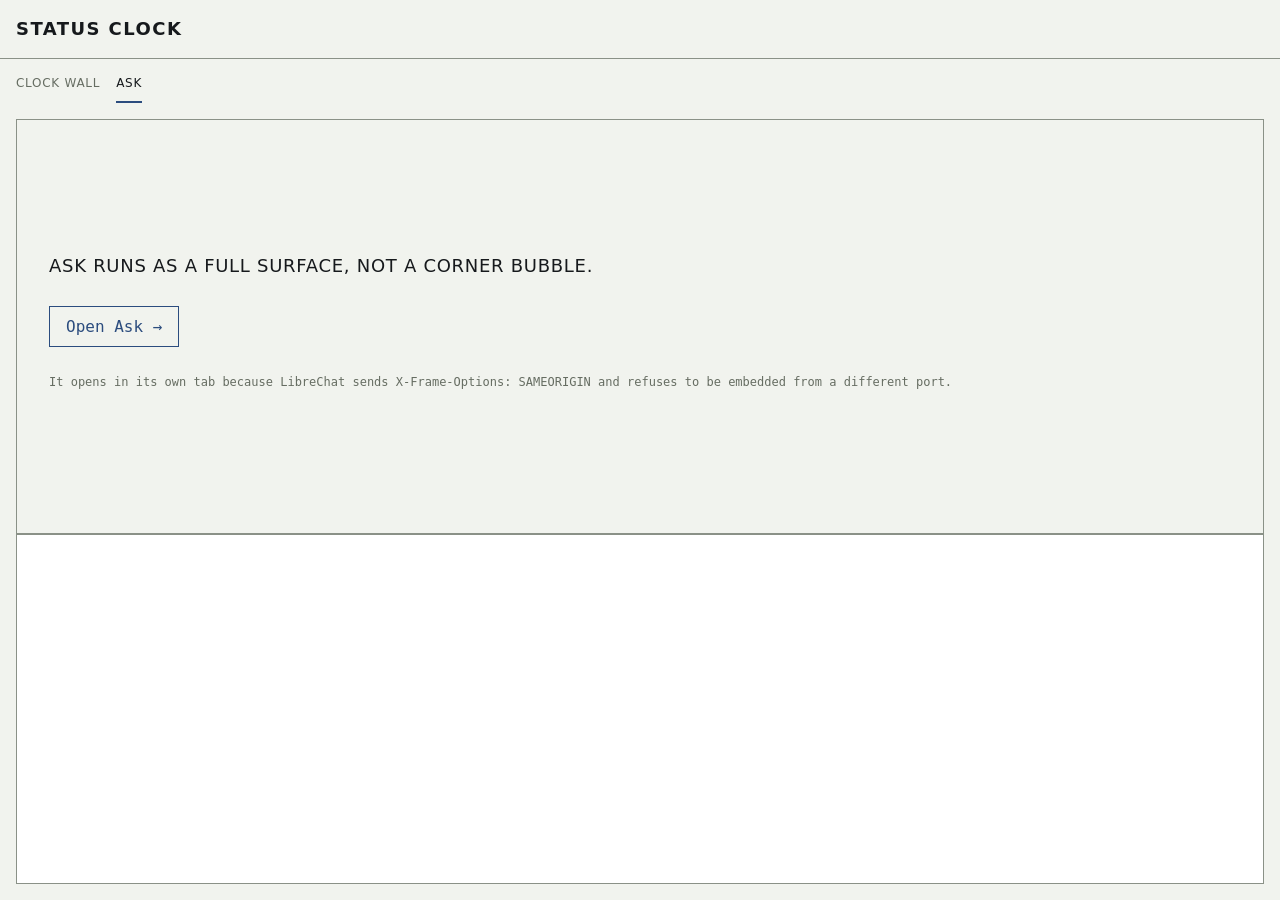
<file: web/ask.html>
<!doctype html>
<html lang="en">
<head>
<meta charset="utf-8">
<meta name="viewport" content="width=device-width, initial-scale=1">
<title>Status Clock — Ask</title>
<link rel="stylesheet" href="src/styles/tokens.css">
<style>
  html, body { height: 100%; }
  body { display: flex; flex-direction: column; }
  header { border-bottom: var(--hairline) solid var(--rule); padding: var(--space-4); }
  h1 { font-family: var(--font-display); font-size: 1.125rem; letter-spacing: .08em;
       text-transform: uppercase; margin: 0; }
  .topnav { display: flex; gap: var(--space-4); padding: var(--space-4) var(--space-4) 0; }
  .topnav a { font-family: var(--font-display); font-size: .75rem; letter-spacing: .06em;
      text-transform: uppercase; color: var(--rule-text); text-decoration: none;
      padding-bottom: var(--space-2); border-bottom: 2px solid transparent; }
  .topnav a[aria-current="page"] { color: var(--ink); border-color: var(--stamp); }
  .ask { flex: 1; display: flex; flex-direction: column; padding: var(--space-4); min-height: 0; }
  .ask iframe { flex: 1; width: 100%; border: var(--hairline) solid var(--rule); background: #fff; }
  .fallback { font-family: var(--font-data); font-size: .75rem; color: var(--rule-text);
      margin: 0 0 var(--space-2); }
  .fallback a { color: var(--stamp); }
  .ask-panel { flex: 1; display: flex; flex-direction: column; justify-content: center;
    align-items: flex-start; gap: var(--space-3); padding: var(--space-8);
    border: var(--hairline) solid var(--rule); }
  .ask-panel__lead { font-family: var(--font-display); font-size: 1.125rem;
    letter-spacing: .04em; text-transform: uppercase; margin: 0; }
  .ask-panel__cta { font-family: var(--font-data); font-size: 1rem; color: var(--stamp);
    border: var(--hairline) solid var(--stamp); padding: var(--space-2) var(--space-4);
    text-decoration: none; display: inline-block; }
  .ask-panel__cta:hover { background: var(--stamp); color: var(--paper); }
</style>
</head>
<body>

<header>
  <h1>Status Clock</h1>
</header>

<nav class="topnav" aria-label="Sections">
  <a href="index.html">Clock Wall</a>
  <a href="ask.html" aria-current="page">Ask</a>
</nav>

<!-- Not a corner bubble: LibreChat itself, embedded full height. See
     docs/BUILD_SPEC.md 7 screen 4. LibreChat owns its own citation rendering,
     language switcher, and upload surface inside the frame; this page does not
     reimplement any of them.

     Untested as of this branch: whether LibreChat's default CSP/frame headers
     permit being framed from this origin. If the frame refuses to load, use the
     "open in a new tab" link below — the container still needs to be started
     first (`make -f Makefile.chat up`) and ANTHROPIC_API_KEY / CH_READONLY_PASSWORD
     filled into librechat/.env. -->
<section class="ask">
  <!-- LibreChat sends X-Frame-Options: SAMEORIGIN. This page is served from :8000 and
       LibreChat from :3080, so the browser refuses to frame it and renders a
       "refused to connect" box. Rather than showing that, the iframe is attempted and
       swapped for a real panel if it fails, which it will until the two are behind one
       origin. Two tabs is a fine answer for a laptop demo. -->
  <div class="ask-panel" id="panel" hidden>
    <p class="ask-panel__lead">Ask runs as a full surface, not a corner bubble.</p>
    <p><a class="ask-panel__cta" href="http://localhost:3080" target="_blank" rel="noreferrer">Open Ask →</a></p>
    <p class="fallback">
      It opens in its own tab because LibreChat sends <code>X-Frame-Options: SAMEORIGIN</code>
      and refuses to be embedded from a different port.
    </p>
  </div>
  <iframe id="frame" src="http://localhost:3080" title="Ask — Status Clock assistant"></iframe>
</section>

<script>
// The load event fires even when the browser blocks the frame, so probe the document
// instead: a blocked frame has no reachable contentDocument and no origin we can see.
const frame = document.getElementById('frame');
const panel = document.getElementById('panel');
function fallback() { frame.hidden = true; panel.hidden = false; }
frame.addEventListener('error', fallback);
setTimeout(() => {
  try {
    if (!frame.contentWindow || frame.contentWindow.length === undefined) fallback();
    else if (!frame.contentDocument && !frame.contentWindow.origin) fallback();
  } catch (e) { /* cross-origin means it DID load */ }
  // Chrome renders its own error page in-frame for X-Frame-Options, which is
  // same-origin-ish and readable. If we can read it, it is not LibreChat.
  try {
    const t = frame.contentDocument && frame.contentDocument.body
      && frame.contentDocument.body.innerText || '';
    if (/refused to connect|blocked|ERR_/i.test(t)) fallback();
  } catch (e) {}
}, 1500);
</script>
</body>
</html>
</file>
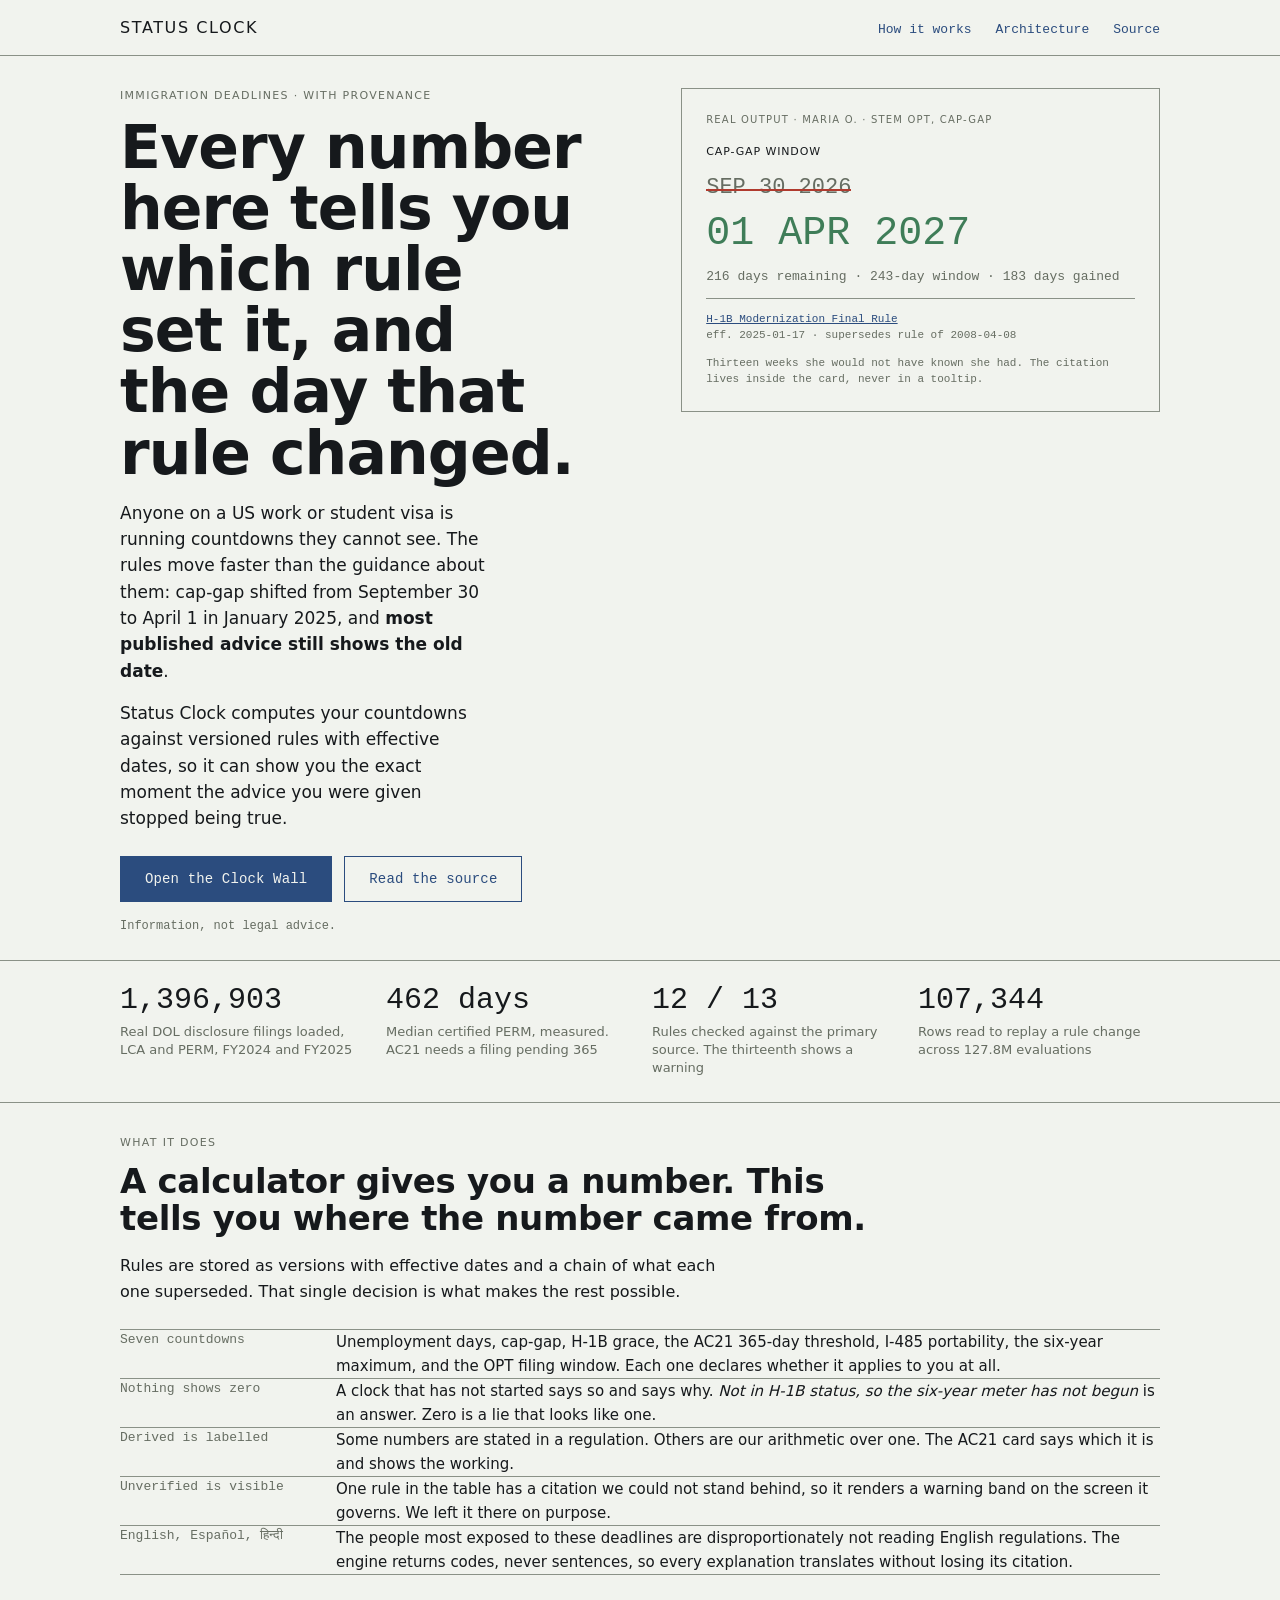
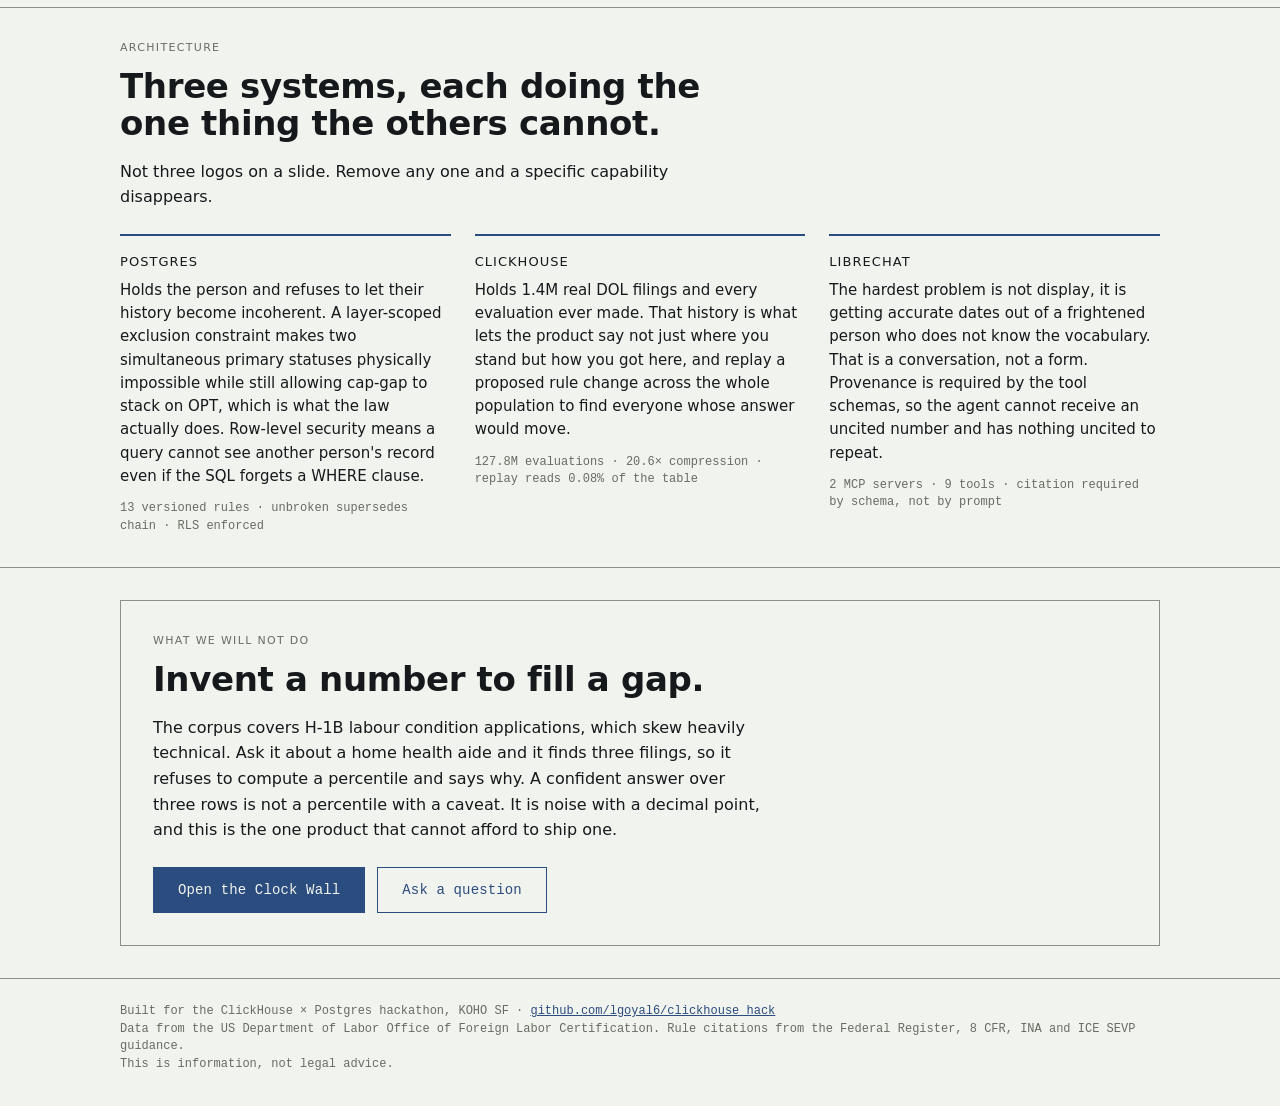
<file: web/landing.html>
<!doctype html>
<html lang="en">
<head>
<meta charset="utf-8">
<meta name="viewport" content="width=device-width, initial-scale=1">
<title>Status Clock — every deadline, with the rule that set it</title>
<meta name="description" content="Immigration status countdowns computed against versioned rules. Every number traces to a citation and to the day it changed.">
<link rel="stylesheet" href="src/styles/tokens.css">
<style>
/* Landing page. Structure follows the Trust & Authority pattern: mission, proof,
   solution, one CTA path. Palette and type are the product's own, because a generic
   corporate blue would throw away the one thing that makes this look like what it is.

   No stock imagery and no generated document art. The hero is real product output.
   A page about a product whose entire thesis is "other people's paperwork is stale"
   should not open with an invented official-looking document. */

* { box-sizing: border-box; }
body { margin: 0; }

.wrap { max-width: 68rem; margin: 0 auto; padding: 0 var(--space-6); }

/* ---------- rules and rhythm ---------- */
.hairline { border: 0; border-top: var(--hairline) solid var(--rule); margin: 0; }
.eyebrow {
  font-family: var(--font-display); font-size: 0.6875rem; letter-spacing: 0.12em;
  text-transform: uppercase; color: var(--rule-text); margin: 0 0 var(--space-3);
}

/* ---------- nav ---------- */
.nav { display: flex; align-items: baseline; gap: var(--space-6);
  padding: var(--space-4) 0; }
.nav__mark { font-family: var(--font-display); font-size: 1rem; letter-spacing: .1em;
  text-transform: uppercase; margin: 0; }
.nav__spacer { flex: 1; }
.nav a { font-family: var(--font-data); font-size: .8125rem; color: var(--stamp);
  text-decoration: none; }
.nav a:hover { text-decoration: underline; }

/* ---------- hero ---------- */
.hero { padding: var(--space-8) 0 var(--space-6); display: grid;
  grid-template-columns: 1.05fr 0.95fr; gap: var(--space-8); align-items: start; }
.hero h1 {
  font-family: var(--font-display); font-weight: 700;
  font-size: clamp(2.25rem, 5.4vw, 3.75rem); line-height: 1.02;
  letter-spacing: -0.015em; margin: 0 0 var(--space-4); text-wrap: balance;
}
.hero__lead { font-size: 1.0625rem; line-height: 1.55; margin: 0 0 var(--space-4);
  max-width: 34ch; }
.hero__lead strong { font-weight: 600; }
.hero__note { font-family: var(--font-data); font-size: .75rem; color: var(--rule-text);
  margin: var(--space-4) 0 0; }

.cta-row { display: flex; flex-wrap: wrap; gap: var(--space-3); margin-top: var(--space-6); }
.btn {
  font-family: var(--font-data); font-size: .875rem; letter-spacing: .01em;
  padding: var(--space-3) var(--space-6); text-decoration: none; cursor: pointer;
  border: var(--hairline) solid var(--stamp); color: var(--stamp); background: none;
  transition: background 180ms ease, color 180ms ease;
}
.btn:hover { background: var(--stamp); color: var(--paper); }
.btn--solid { background: var(--stamp); color: var(--paper); }
.btn--solid:hover { background: var(--ink); border-color: var(--ink); }

/* ---------- the specimen card ---------- */
.specimen { border: var(--hairline) solid var(--rule); padding: var(--space-6);
  background: var(--paper); }
.specimen__tag { font-family: var(--font-display); font-size: .625rem;
  letter-spacing: .12em; text-transform: uppercase; color: var(--rule-text);
  margin: 0 0 var(--space-4); }
.specimen__label { font-family: var(--font-display); font-size: .6875rem;
  letter-spacing: .08em; text-transform: uppercase; margin: 0 0 var(--space-3); }
.specimen__struck { font-family: var(--font-data); font-size: 1.375rem;
  color: var(--rule-text); position: relative; width: max-content; margin: 0 0 var(--space-2); }
.specimen__struck::after { content: ""; position: absolute; left: 0; right: 0; top: 52%;
  height: 2px; background: var(--urgent); transform-origin: left center;
  animation: strike 420ms 500ms ease-out both; }
@keyframes strike { from { transform: scaleX(0);} to { transform: scaleX(1);} }
.specimen__now { font-family: var(--font-data); font-variant-numeric: tabular-nums;
  font-size: clamp(1.75rem, 4vw, 2.5rem); line-height: 1.05; color: var(--clear);
  margin: 0 0 var(--space-3); white-space: nowrap; }
.specimen__sub { font-family: var(--font-data); font-size: .8125rem;
  color: var(--rule-text); margin: 0; }
.specimen__prov { font-family: var(--font-data); font-size: .6875rem;
  color: var(--rule-text); margin: var(--space-3) 0 0; padding-top: var(--space-3);
  border-top: var(--hairline) solid var(--rule); }
.specimen__prov a { color: var(--stamp); }
.specimen__caption { font-family: var(--font-data); font-size: .6875rem;
  color: var(--rule-text); margin: var(--space-3) 0 0; }

/* ---------- proof strip ---------- */
.proof { display: grid; grid-template-columns: repeat(4, 1fr); gap: var(--space-6);
  padding: var(--space-6) 0; }
.proof__n { font-family: var(--font-data); font-variant-numeric: tabular-nums;
  font-size: clamp(1.375rem, 2.6vw, 1.875rem); line-height: 1; margin: 0 0 var(--space-2); }
.proof__k { font-size: .8125rem; color: var(--rule-text); margin: 0; line-height: 1.4; }

/* ---------- sections ---------- */
section { padding: var(--space-8) 0; }
h2 { font-family: var(--font-display); font-size: clamp(1.5rem, 3vw, 2.125rem);
  line-height: 1.1; letter-spacing: -0.01em; margin: 0 0 var(--space-4); text-wrap: balance; }
.lede { font-size: 1rem; line-height: 1.6; max-width: 60ch; margin: 0 0 var(--space-6); }

.stack { display: grid; grid-template-columns: repeat(3, 1fr); gap: var(--space-6); }
.stack__item { border-top: 2px solid var(--stamp); padding-top: var(--space-4); }
.stack__name { font-family: var(--font-display); font-size: .8125rem; letter-spacing: .08em;
  text-transform: uppercase; margin: 0 0 var(--space-2); }
.stack__body { font-size: .9375rem; line-height: 1.55; margin: 0 0 var(--space-3); }
.stack__fact { font-family: var(--font-data); font-size: .75rem; color: var(--rule-text);
  margin: 0; }

.rows { border-top: var(--hairline) solid var(--rule); }
.row { display: grid; grid-template-columns: 12rem 1fr; gap: var(--space-6);
  padding: var(--space-5) 0; border-bottom: var(--hairline) solid var(--rule); }
.row__k { font-family: var(--font-data); font-size: .8125rem; color: var(--rule-text); margin: 0; }
.row__v { margin: 0; font-size: .9375rem; line-height: 1.6; }
.row__v code { font-family: var(--font-data); font-size: .8125rem; }

.closing { border: var(--hairline) solid var(--rule); padding: var(--space-8);
  text-align: left; }

footer { padding: var(--space-6) 0 var(--space-8); font-family: var(--font-data);
  font-size: .75rem; color: var(--rule-text); }
footer a { color: var(--stamp); }

@media (max-width: 60rem) {
  .hero { grid-template-columns: 1fr; gap: var(--space-6); }
  .stack { grid-template-columns: 1fr; }
  .proof { grid-template-columns: repeat(2, 1fr); }
}
@media (max-width: 30rem) {
  .row { grid-template-columns: 1fr; gap: var(--space-2); }
  .proof { grid-template-columns: 1fr; }
}
@media (prefers-reduced-motion: reduce) {
  .specimen__struck::after { animation: none; transform: scaleX(1); }
}
</style>
</head>
<body>

<div class="wrap">
  <nav class="nav">
    <p class="nav__mark">Status Clock</p>
    <div class="nav__spacer"></div>
    <a href="#how">How it works</a>
    <a href="#stack">Architecture</a>
    <a href="https://github.com/lgoyal6/clickhouse_hack">Source</a>
  </nav>
</div>
<hr class="hairline">

<div class="wrap">
  <header class="hero">
    <div>
      <p class="eyebrow">Immigration deadlines · with provenance</p>
      <h1>Every number here tells you which rule set it, and the day that rule changed.</h1>
      <p class="hero__lead">
        Anyone on a US work or student visa is running countdowns they cannot see.
        The rules move faster than the guidance about them: cap-gap shifted from
        September 30 to April 1 in January 2025, and <strong>most published advice
        still shows the old date</strong>.
      </p>
      <p class="hero__lead">
        Status Clock computes your countdowns against versioned rules with effective
        dates, so it can show you the exact moment the advice you were given stopped
        being true.
      </p>
      <div class="cta-row">
        <a class="btn btn--solid" href="/ui/">Open the Clock Wall</a>
        <a class="btn" href="https://github.com/lgoyal6/clickhouse_hack">Read the source</a>
      </div>
      <p class="hero__note">Information, not legal advice.</p>
    </div>

    <figure class="specimen" style="margin:0">
      <p class="specimen__tag">Real output · Maria O. · STEM OPT, cap-gap</p>
      <p class="specimen__label">Cap-gap window</p>
      <p class="specimen__struck">SEP 30 2026</p>
      <p class="specimen__now">01 APR 2027</p>
      <p class="specimen__sub">216 days remaining · 243-day window · 183 days gained</p>
      <p class="specimen__prov">
        <a href="https://www.federalregister.gov/documents/2024/12/18/2024-29354/modernizing-h-1b-requirements-providing-flexibility-in-the-f-1-program-and-program-improvements">H-1B Modernization Final Rule</a><br>
        eff. 2025-01-17 · supersedes rule of 2008-04-08
      </p>
      <figcaption class="specimen__caption">
        Thirteen weeks she would not have known she had. The citation lives inside
        the card, never in a tooltip.
      </figcaption>
    </figure>
  </header>
</div>

<hr class="hairline">
<div class="wrap">
  <div class="proof">
    <div>
      <p class="proof__n">1,396,903</p>
      <p class="proof__k">Real DOL disclosure filings loaded, LCA and PERM, FY2024 and FY2025</p>
    </div>
    <div>
      <p class="proof__n">462 days</p>
      <p class="proof__k">Median certified PERM, measured. AC21 needs a filing pending 365</p>
    </div>
    <div>
      <p class="proof__n">12 / 13</p>
      <p class="proof__k">Rules checked against the primary source. The thirteenth shows a warning</p>
    </div>
    <div>
      <p class="proof__n">107,344</p>
      <p class="proof__k">Rows read to replay a rule change across 127.8M evaluations</p>
    </div>
  </div>
</div>
<hr class="hairline">

<div class="wrap">
  <section id="how">
    <p class="eyebrow">What it does</p>
    <h2>A calculator gives you a number. This tells you where the number came from.</h2>
    <p class="lede">
      Rules are stored as versions with effective dates and a chain of what each one
      superseded. That single decision is what makes the rest possible.
    </p>

    <div class="rows">
      <div class="row">
        <p class="row__k">Seven countdowns</p>
        <p class="row__v">
          Unemployment days, cap-gap, H-1B grace, the AC21 365-day threshold, I-485
          portability, the six-year maximum, and the OPT filing window. Each one
          declares whether it applies to you at all.
        </p>
      </div>
      <div class="row">
        <p class="row__k">Nothing shows zero</p>
        <p class="row__v">
          A clock that has not started says so and says why. <em>Not in H-1B status,
          so the six-year meter has not begun</em> is an answer. Zero is a lie that
          looks like one.
        </p>
      </div>
      <div class="row">
        <p class="row__k">Derived is labelled</p>
        <p class="row__v">
          Some numbers are stated in a regulation. Others are our arithmetic over one.
          The AC21 card says which it is and shows the working.
        </p>
      </div>
      <div class="row">
        <p class="row__k">Unverified is visible</p>
        <p class="row__v">
          One rule in the table has a citation we could not stand behind, so it
          renders a warning band on the screen it governs. We left it there on
          purpose.
        </p>
      </div>
      <div class="row">
        <p class="row__k">English, Español, हिन्दी</p>
        <p class="row__v">
          The people most exposed to these deadlines are disproportionately not
          reading English regulations. The engine returns codes, never sentences, so
          every explanation translates without losing its citation.
        </p>
      </div>
    </div>
  </section>
</div>

<hr class="hairline">
<div class="wrap">
  <section id="stack">
    <p class="eyebrow">Architecture</p>
    <h2>Three systems, each doing the one thing the others cannot.</h2>
    <p class="lede">
      Not three logos on a slide. Remove any one and a specific capability disappears.
    </p>

    <div class="stack">
      <div class="stack__item">
        <p class="stack__name">Postgres</p>
        <p class="stack__body">
          Holds the person and refuses to let their history become incoherent. A
          layer-scoped exclusion constraint makes two simultaneous primary statuses
          physically impossible while still allowing cap-gap to stack on OPT, which
          is what the law actually does. Row-level security means a query cannot see
          another person's record even if the SQL forgets a WHERE clause.
        </p>
        <p class="stack__fact">13 versioned rules · unbroken supersedes chain · RLS enforced</p>
      </div>
      <div class="stack__item">
        <p class="stack__name">ClickHouse</p>
        <p class="stack__body">
          Holds 1.4M real DOL filings and every evaluation ever made. That history is
          what lets the product say not just where you stand but how you got here,
          and replay a proposed rule change across the whole population to find
          everyone whose answer would move.
        </p>
        <p class="stack__fact">127.8M evaluations · 20.6× compression · replay reads 0.08% of the table</p>
      </div>
      <div class="stack__item">
        <p class="stack__name">LibreChat</p>
        <p class="stack__body">
          The hardest problem is not display, it is getting accurate dates out of a
          frightened person who does not know the vocabulary. That is a conversation,
          not a form. Provenance is required by the tool schemas, so the agent cannot
          receive an uncited number and has nothing uncited to repeat.
        </p>
        <p class="stack__fact">2 MCP servers · 9 tools · citation required by schema, not by prompt</p>
      </div>
    </div>
  </section>
</div>

<hr class="hairline">
<div class="wrap">
  <section>
    <div class="closing">
      <p class="eyebrow">What we will not do</p>
      <h2 style="margin-bottom:var(--space-4)">Invent a number to fill a gap.</h2>
      <p class="lede" style="margin-bottom:var(--space-6)">
        The corpus covers H-1B labour condition applications, which skew heavily
        technical. Ask it about a home health aide and it finds three filings, so it
        refuses to compute a percentile and says why. A confident answer over three
        rows is not a percentile with a caveat. It is noise with a decimal point, and
        this is the one product that cannot afford to ship one.
      </p>
      <div class="cta-row" style="margin-top:0">
        <a class="btn btn--solid" href="/ui/">Open the Clock Wall</a>
        <a class="btn" href="/ui/ask.html">Ask a question</a>
      </div>
    </div>
  </section>
</div>

<hr class="hairline">
<div class="wrap">
  <footer>
    Built for the ClickHouse × Postgres hackathon, KOHO SF ·
    <a href="https://github.com/lgoyal6/clickhouse_hack">github.com/lgoyal6/clickhouse_hack</a><br>
    Data from the US Department of Labor Office of Foreign Labor Certification.
    Rule citations from the Federal Register, 8 CFR, INA and ICE SEVP guidance.<br>
    This is information, not legal advice.
  </footer>
</div>

</body>
</html>
</file>
<file: web/src/styles/tokens.css>
/* Status Clock design tokens.
 *
 * Palette from docs/BUILD_SPEC.md 7, with two additions forced by measurement.
 * Contrast ratios below are computed against --paper using the WCAG 2.1 relative
 * luminance formula, not estimated. See docs/REVIEW.md F.
 */

:root {
  /* ---- surfaces and text ---- */
  --paper:  #F1F3EE;   /* pale green-grey, the colour of a check or a certificate */
  --ink:    #16191C;   /* 15.79:1  passes AAA. All body text. */
  --stamp:  #2B4C7E;   /*  7.71:1  passes AAA. Structure, labels, links, focus. */
  --urgent: #B03A2E;   /*  5.38:1  passes AA. Critical only, never decorative. */

  /* --clear measures 4.39:1, which clears the 3:1 large-text threshold but NOT
   * the 4.5:1 normal-text threshold. Use it only on the enormous counts. */
  --clear:  #3F7D58;   /*  4.39:1  LARGE TEXT ONLY */

  /* --rule measures 2.90:1. It is fine for hairlines, which are decorative, and
   * it fails badly for text. The build spec sets the citation line at 11px in
   * --rule, which makes the one element it calls non-optional the least readable
   * text on the screen. See docs/REVIEW.md F1. */
  --rule:   #8A9187;   /*  2.90:1  HAIRLINES ONLY, NEVER TEXT */

  /* ---- the two additions ---- */
  --rule-text:  #666D62;  /* 4.78:1  passes AA. The citation line lives here. */
  --clear-text: #2F6244;  /* 6.37:1  passes AA. Small confidence tags. */

  --amber-hairline: #B8862B;   /* warn state hairline only */

  /* ---- type ---- */
  --font-display: "Archivo Condensed", "Archivo", system-ui, sans-serif;
  --font-body: Inter, system-ui, -apple-system, sans-serif;
  --font-data: "IBM Plex Mono", ui-monospace, "SF Mono", Menlo, monospace;

  /* Every date and every count in the product renders in --font-data with tabular
   * figures. Numbers never appear in a proportional face anywhere. */
  --figures: tabular-nums;

  --step-0: 0.9375rem;   /* 15px body */
  --leading-body: 1.4667; /* 15/22 */

  --hairline: 1px;
  --space-1: 0.25rem;
  --space-2: 0.5rem;
  --space-3: 0.75rem;
  --space-4: 1rem;
  --space-6: 1.5rem;
  --space-8: 2rem;
}

* { box-sizing: border-box; }

body {
  margin: 0;
  background: var(--paper);
  color: var(--ink);
  font-family: var(--font-body);
  font-size: var(--step-0);
  line-height: var(--leading-body);
  -webkit-font-smoothing: antialiased;
}

/* Keyboard focus is visible and in --stamp, which measures 7.71:1. */
:focus-visible {
  outline: 2px solid var(--stamp);
  outline-offset: 2px;
}

@media (prefers-reduced-motion: reduce) {
  *, *::before, *::after {
    animation-duration: 0.01ms !important;
    animation-iteration-count: 1 !important;
    transition-duration: 0.01ms !important;
  }
}
</file>
